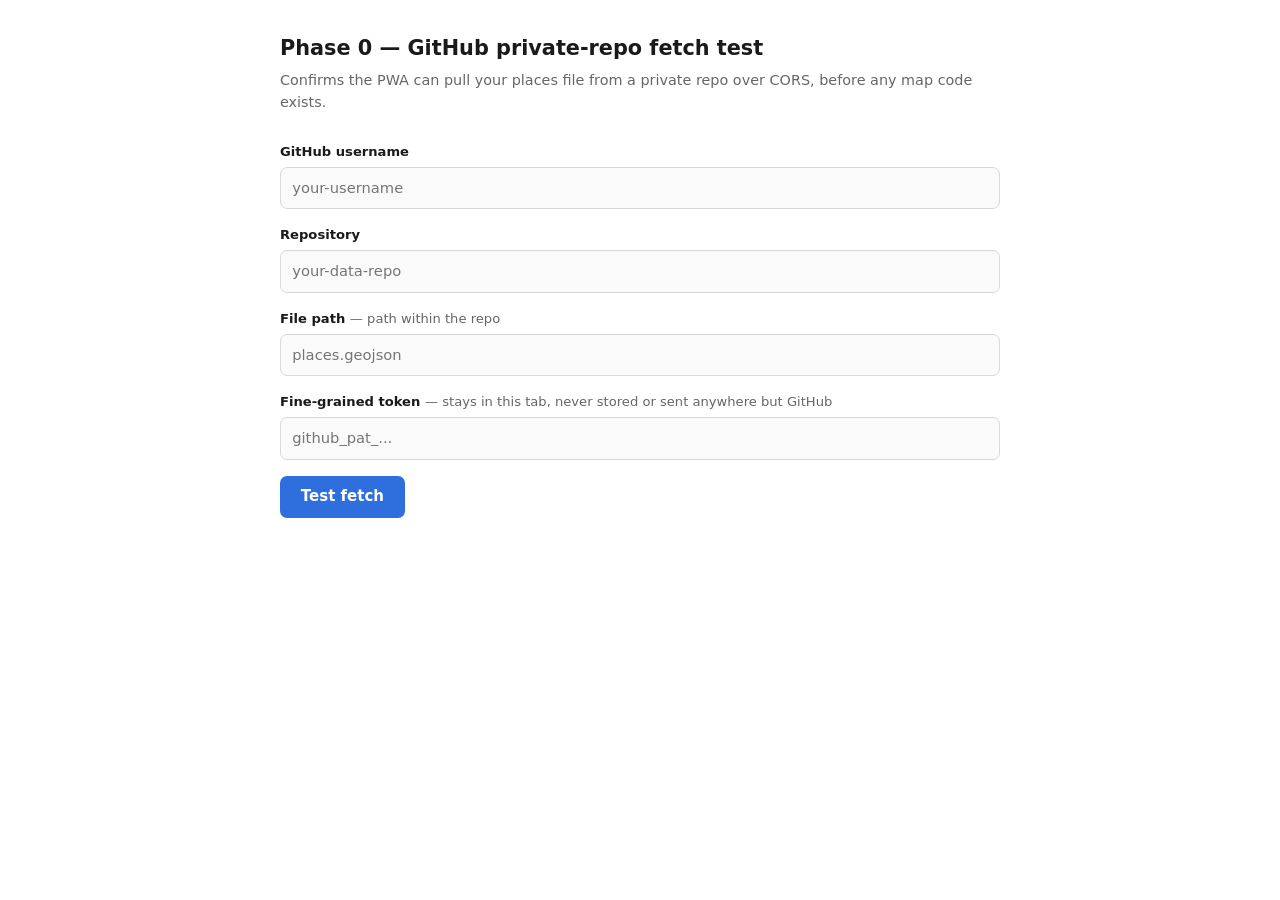
<file: phase0-test.html>
<!doctype html>
<html lang="en">
<head>
<meta charset="utf-8">
<meta name="viewport" content="width=device-width, initial-scale=1">
<title>Phase 0 — GitHub fetch test</title>
<style>
  :root {
    --bg: #ffffff; --fg: #1a1a1a; --muted: #666; --border: #d8d8d8;
    --field: #fafafa; --ok: #0a7d32; --warn: #9a6200; --err: #c0271c; --accent: #2f6fdd;
  }
  @media (prefers-color-scheme: dark) {
    :root {
      --bg: #16181c; --fg: #e6e6e6; --muted: #999; --border: #33373d;
      --field: #1e2126; --ok: #4ec26f; --warn: #e0a33a; --err: #f0736a; --accent: #6f9ef0;
    }
  }
  * { box-sizing: border-box; }
  body {
    margin: 0; padding: 2rem 1.25rem; background: var(--bg); color: var(--fg);
    font: 15px/1.55 ui-sans-serif, system-ui, -apple-system, "Segoe UI", sans-serif;
  }
  main { max-width: 720px; margin: 0 auto; }
  h1 { font-size: 1.3rem; margin: 0 0 .3rem; }
  .sub { color: var(--muted); margin: 0 0 1.75rem; font-size: .9rem; }
  label { display: block; margin: 0 0 1rem; }
  .lbl { display: block; font-weight: 600; font-size: .82rem; margin-bottom: .3rem; }
  .hint { font-weight: 400; color: var(--muted); }
  input {
    width: 100%; padding: .55rem .7rem; font: inherit; font-size: .92rem;
    background: var(--field); color: var(--fg);
    border: 1px solid var(--border); border-radius: 7px;
  }
  input:focus { outline: 2px solid var(--accent); outline-offset: -1px; border-color: transparent; }
  button {
    padding: .6rem 1.3rem; font: inherit; font-weight: 600; cursor: pointer;
    background: var(--accent); color: #fff; border: 0; border-radius: 7px;
  }
  button:disabled { opacity: .55; cursor: default; }
  #out { margin-top: 1.75rem; }
  .card {
    border: 1px solid var(--border); border-left-width: 4px;
    border-radius: 7px; padding: .85rem 1rem; margin-bottom: .85rem;
  }
  .card h2 { font-size: .95rem; margin: 0 0 .4rem; }
  .card p  { margin: .3rem 0; font-size: .88rem; }
  .ok   { border-left-color: var(--ok); }
  .ok h2   { color: var(--ok); }
  .warn { border-left-color: var(--warn); }
  .warn h2 { color: var(--warn); }
  .err  { border-left-color: var(--err); }
  .err h2  { color: var(--err); }
  .info { border-left-color: var(--accent); }
  pre {
    background: var(--field); border: 1px solid var(--border); border-radius: 7px;
    padding: .8rem; overflow-x: auto; font-size: .8rem; line-height: 1.45;
    max-height: 340px; margin: .5rem 0 0;
  }
  code { font-family: ui-monospace, "Cascadia Code", Consolas, monospace; }
  dl { display: grid; grid-template-columns: auto 1fr; gap: .25rem .9rem; margin: .5rem 0 0; font-size: .88rem; }
  dt { color: var(--muted); }
  dd { margin: 0; }
</style>
</head>
<body>
<main>
  <h1>Phase 0 — GitHub private-repo fetch test</h1>
  <p class="sub">Confirms the PWA can pull your places file from a private repo over CORS, before any map code exists.</p>

  <label>
    <span class="lbl">GitHub username</span>
    <input id="owner" placeholder="your-username" autocomplete="off" spellcheck="false">
  </label>
  <label>
    <span class="lbl">Repository</span>
    <input id="repo" placeholder="your-data-repo" autocomplete="off" spellcheck="false">
  </label>
  <label>
    <span class="lbl">File path <span class="hint">— path within the repo</span></span>
    <input id="path" placeholder="places.geojson" autocomplete="off" spellcheck="false">
  </label>
  <label>
    <span class="lbl">Fine-grained token <span class="hint">— stays in this tab, never stored or sent anywhere but GitHub</span></span>
    <input id="token" type="password" placeholder="github_pat_..." autocomplete="off" spellcheck="false">
  </label>

  <button id="go">Test fetch</button>
  <div id="out"></div>
</main>

<script>
const $ = id => document.getElementById(id);
const out = $('out');

const esc = s => String(s).replace(/[&<>]/g, c => ({'&':'&amp;','<':'&lt;','>':'&gt;'}[c]));
const card = (cls, title, html) =>
  out.insertAdjacentHTML('beforeend', `<div class="card ${cls}"><h2>${title}</h2>${html}</div>`);

$('go').addEventListener('click', run);

async function run() {
  out.innerHTML = '';
  const btn = $('go');
  const owner = $('owner').value.trim();
  const repo  = $('repo').value.trim();
  const path  = $('path').value.trim().replace(/^\/+/, '');
  const token = $('token').value.trim();

  if (!owner || !repo || !path || !token) {
    card('err', 'Missing field', '<p>Fill in all four fields, including the token.</p>');
    return;
  }

  // Encode each path segment separately so subfolders survive.
  const safePath = path.split('/').map(encodeURIComponent).join('/');
  const url = `https://api.github.com/repos/${owner}/${repo}/contents/${safePath}`;

  btn.disabled = true;
  btn.textContent = 'Fetching…';
  const started = performance.now();

  let res;
  try {
    res = await fetch(url, {
      headers: {
        'Authorization': `Bearer ${token}`,
        'Accept': 'application/vnd.github.raw',
        'X-GitHub-Api-Version': '2022-11-28'
      }
    });
  } catch (e) {
    card('err', 'Request failed before a response arrived',
      `<p>This is the CORS / network failure mode — the browser blocked it or the host was unreachable.</p>
       <p><code>${esc(e.message)}</code></p>
       <p>If you opened this file directly from disk, that's the likely cause. Serve it over
       <code>http://localhost</code> instead and retry.</p>`);
    reset();
    return;
  }

  const ms = Math.round(performance.now() - started);

  if (!res.ok) {
    const body = await res.text().catch(() => '');
    const why = {
      401: 'Token is invalid, expired, or malformed. Regenerate it and paste again.',
      403: 'Authenticated but forbidden — usually a rate limit, or the token lacks Contents permission.',
      404: 'Not found. Three possible causes, and GitHub deliberately does not distinguish them: the filename is wrong, the repo name is wrong, or the token is not scoped to this repo. Check the filename first — it is the usual culprit.',
      422: 'The path resolved to something that is not a file, e.g. a directory.'
    }[res.status] || 'Unexpected status — the raw response body is below.';

    card('err', `HTTP ${res.status} ${esc(res.statusText)}`,
      `<p>${esc(why)}</p><pre><code>${esc(body.slice(0, 1200)) || '(empty body)'}</code></pre>`);
    reset();
    return;
  }

  const text = await res.text();

  card('ok', 'Fetch succeeded — CORS is not a problem',
    `<dl>
       <dt>Status</dt><dd>${res.status} ${esc(res.statusText)}</dd>
       <dt>Time</dt><dd>${ms} ms</dd>
       <dt>Size</dt><dd>${(text.length / 1024).toFixed(1)} KB</dd>
       <dt>Rate limit</dt><dd>${esc(res.headers.get('x-ratelimit-remaining') ?? '—')} of ${esc(res.headers.get('x-ratelimit-limit') ?? '—')} remaining</dd>
     </dl>`);

  let data;
  try {
    data = JSON.parse(text);
  } catch (e) {
    card('err', 'Fetched, but the body is not valid JSON',
      `<p><code>${esc(e.message)}</code></p><pre><code>${esc(text.slice(0, 600))}</code></pre>`);
    reset();
    return;
  }

  inspect(data);
  card('info', 'First 1500 characters', `<pre><code>${esc(JSON.stringify(data, null, 2).slice(0, 1500))}</code></pre>`);
  reset();

  function reset() { btn.disabled = false; btn.textContent = 'Test fetch'; }
}

function inspect(data) {
  if (data?.type !== 'FeatureCollection' || !Array.isArray(data.features)) {
    card('warn', 'Parsed as JSON, but not a GeoJSON FeatureCollection',
      `<p>Top-level <code>type</code> is <code>${esc(data?.type ?? 'absent')}</code>. Workable — I will just
       write a conversion step. Structure summary:</p>
       <pre><code>${esc(JSON.stringify(Object.keys(data ?? {}), null, 2))}</code></pre>`);
    return;
  }

  const feats = data.features;
  const cats = new Map();
  const propKeys = new Set();
  let bad = 0, swapped = 0;
  let minLng = 180, maxLng = -180, minLat = 90, maxLat = -90;

  for (const f of feats) {
    for (const k of Object.keys(f.properties ?? {})) propKeys.add(k);
    const c = f.properties?.category ?? '(none)';
    cats.set(c, (cats.get(c) ?? 0) + 1);

    const co = f.geometry?.coordinates;
    if (!Array.isArray(co) || co.length < 2 || !isFinite(co[0]) || !isFinite(co[1])) { bad++; continue; }
    const [lng, lat] = co;
    if (Math.abs(lat) > 90) swapped++;
    minLng = Math.min(minLng, lng); maxLng = Math.max(maxLng, lng);
    minLat = Math.min(minLat, lat); maxLat = Math.max(maxLat, lat);
  }

  const catRows = [...cats.entries()]
    .sort((a, b) => b[1] - a[1])
    .map(([k, v]) => `<dt>${esc(k)}</dt><dd>${v}</dd>`).join('');

  card('ok', 'Valid GeoJSON',
    `<dl>
       <dt>Features</dt><dd>${feats.length}</dd>
       <dt>Categories</dt><dd>${cats.size}</dd>
       <dt>Bounding box</dt><dd>lng ${minLng.toFixed(3)} → ${maxLng.toFixed(3)}, lat ${minLat.toFixed(3)} → ${maxLat.toFixed(3)}</dd>
     </dl>
     <p style="margin-top:.7rem">Check the box against where your places actually are. If it looks
     wildly off, coordinates are probably reversed — GeoJSON order is <code>[longitude, latitude]</code>.</p>`);

  card('info', 'Category breakdown', `<dl>${catRows}</dl>`);
  card('info', 'Property keys present', `<p><code>${esc([...propKeys].join(', ')) || '(none)'}</code></p>`);

  if (swapped) card('err', `${swapped} feature${swapped > 1 ? 's have' : ' has'} latitude beyond ±90`,
    '<p>Definitive sign of reversed coordinates. GeoJSON order is <code>[longitude, latitude]</code>.</p>');
  if (bad) card('warn', `${bad} feature${bad > 1 ? 's' : ''} missing usable coordinates`,
    '<p>These would silently fail to render. I will handle them when building Phase 2.</p>');
}
</script>
</body>
</html>
</file>
